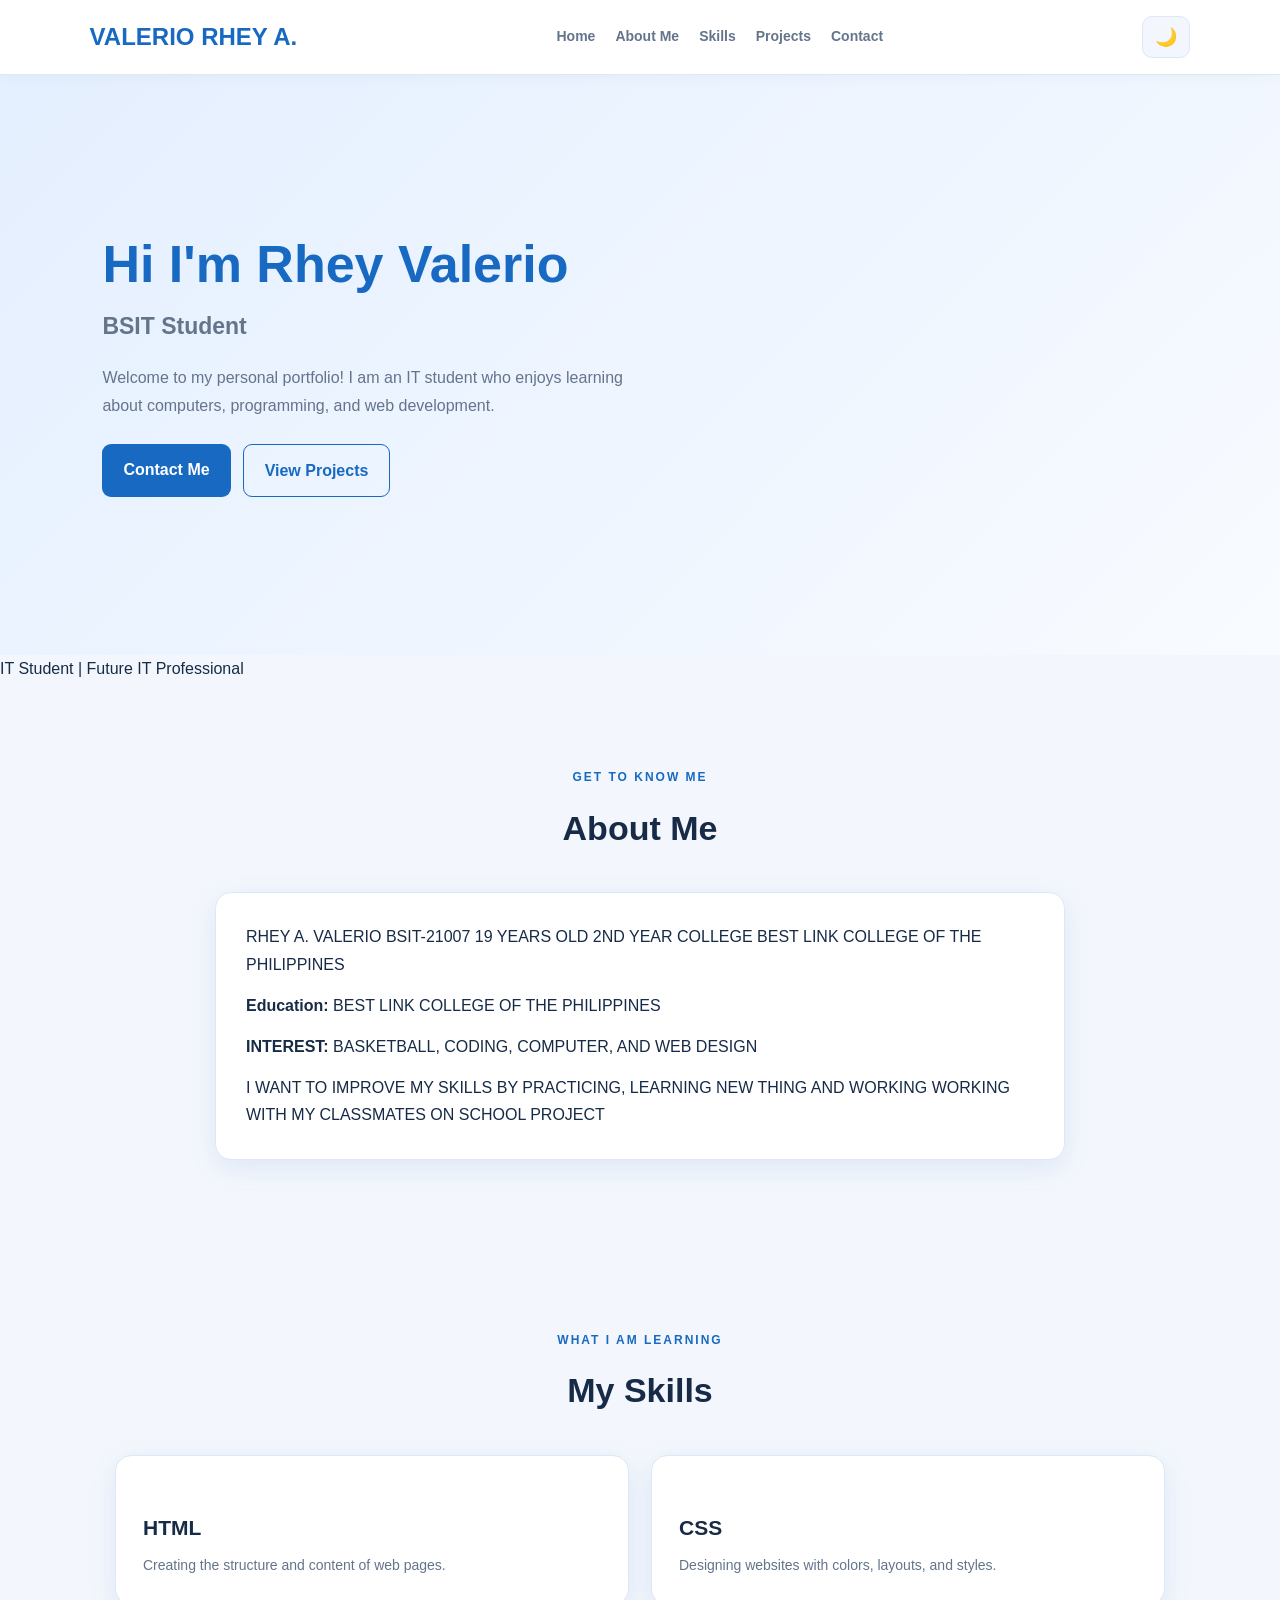
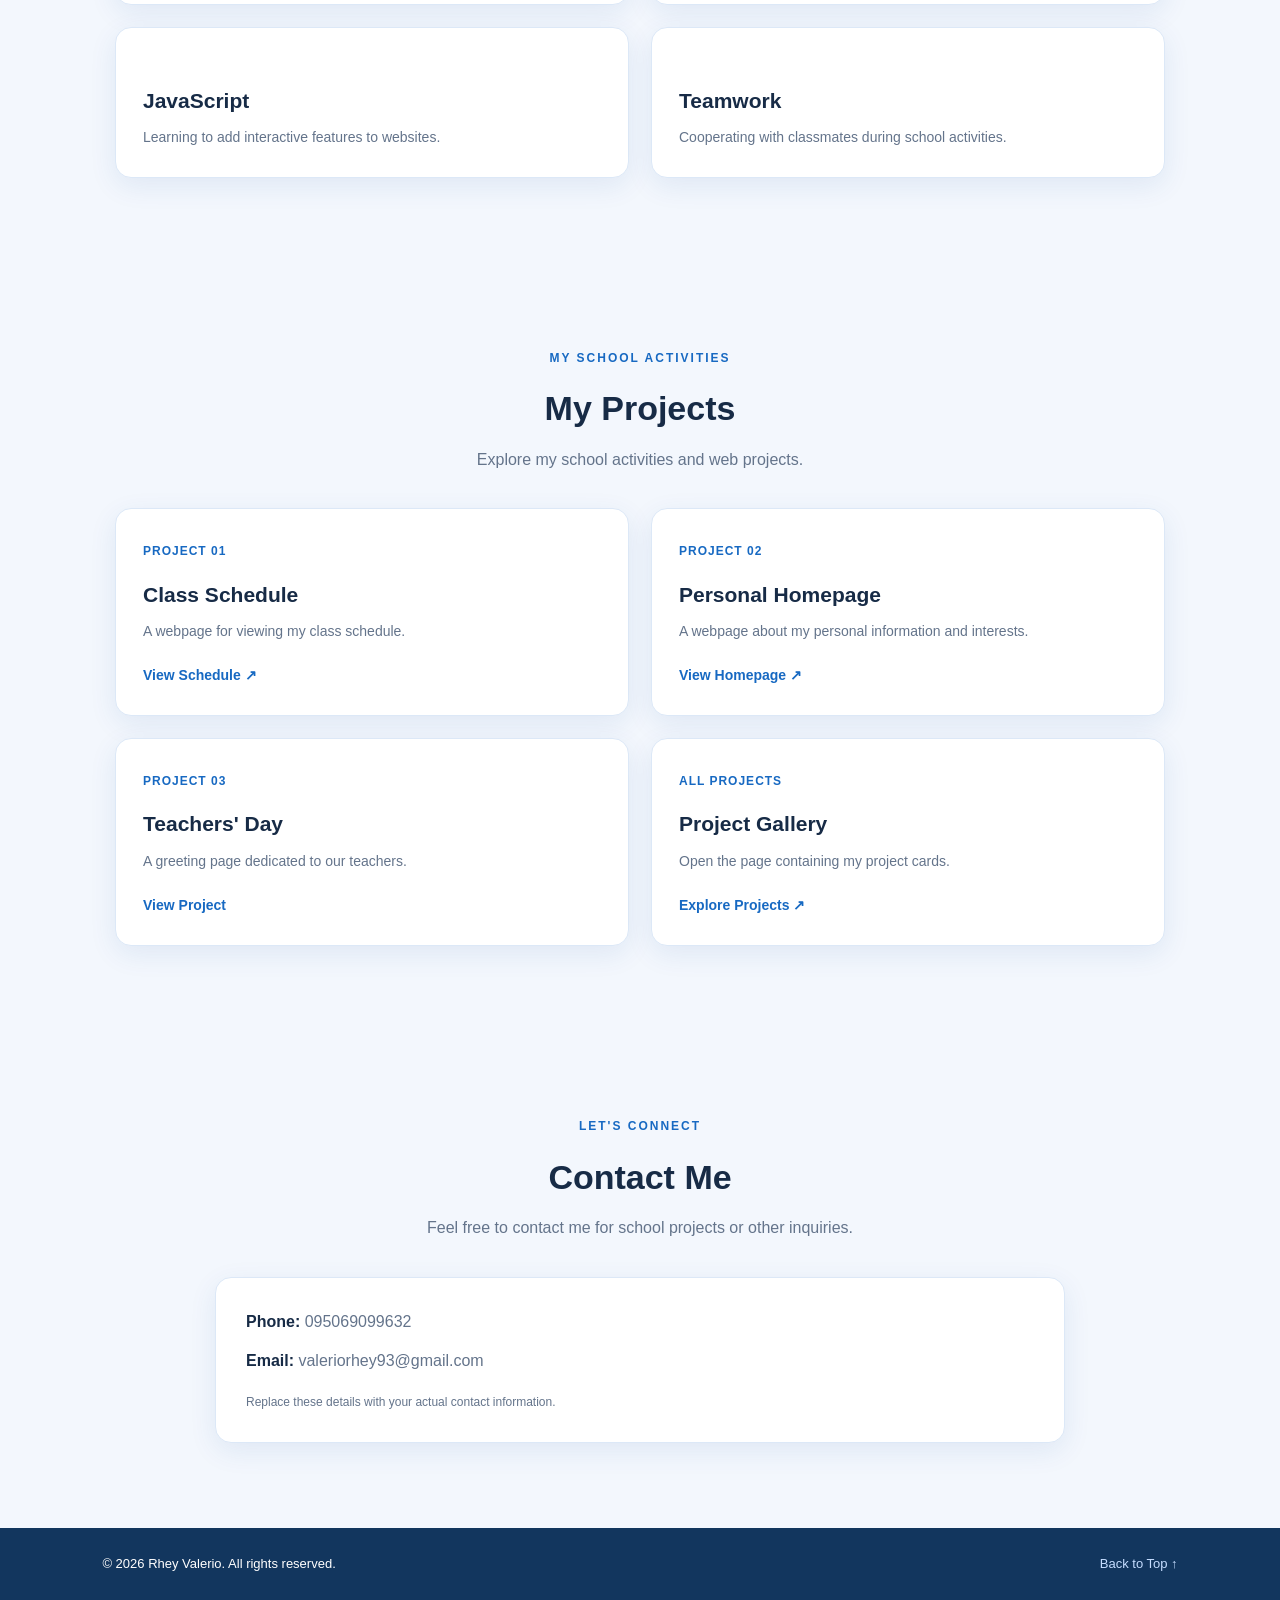
<file: index.html>
<!DOCTYPE html>
<html lang="en">
<head>
    <meta charset="UTF-8">
    <meta name="viewport" content="width=device-width, initial-scale=1.0">
    <title>Rhey Valerio | Portfolio</title>
    <link rel="stylesheet" href="style.css">
    <script src="script.js" defer></script>
</head>
<body>

<header class="navbar">
    <a href="#home" class="logo">VALERIO RHEY A.<span></span></a>

    <nav>
        <a href="#home">Home</a>
        <a href="#about">About Me</a>
        <a href="#skills">Skills</a>
        <a href="#projects">Projects</a>
        <a href="#contact">Contact</a>
    </nav>

    <button id="theme-toggle" aria-label="Toggle dark mode"></button>
</header>

<main>
        <section id="home" class="hero section">
      <div class="hero-content">
        <h1><span>Hi I'm Rhey Valerio</span></h1>
        <h2>BSIT Student</h2>
        <p>
          Welcome to my personal portfolio! I am an IT student
          who enjoys learning about computers, programming,
          and web development.
        </p>
        <div class="buttons">
          <a href="#contact" class="btn">Contact Me</a>
          <a href="#projects" class="btn btn-outline">View Projects</a>
        </div>
      </div>
    </section>

            <p>IT Student | Future IT Professional</p>
        </div>
    </section>

    <section id="about" class="section">
        <div class="section-heading">
            <p class="eyebrow">GET TO KNOW ME</p>
            <h2>About Me</h2>
        </div>

        <div class="about-card">
            <p>
               RHEY A. VALERIO
               BSIT-21007
               19 YEARS OLD 
               2ND YEAR COLLEGE 
               BEST LINK COLLEGE OF THE PHILIPPINES 
            </p>
            <p><strong>Education:</strong> BEST LINK COLLEGE OF THE PHILIPPINES</p>
            <p><strong>INTEREST:</strong> BASKETBALL, CODING, COMPUTER, AND WEB DESIGN</p>
            <p>
               I WANT TO IMPROVE MY SKILLS BY PRACTICING, LEARNING NEW THING AND WORKING WORKING WITH MY CLASSMATES ON SCHOOL PROJECT
            </p>
        </div>
    </section>

    <section id="skills" class="section">
        <div class="section-heading">
            <p class="eyebrow">WHAT I AM LEARNING</p>
            <h2>My Skills</h2>
        </div>

        <div class="card-grid">
            <article class="card">
                <span class="card-icon"></span>
                <h3>HTML</h3>
                <p>Creating the structure and content of web pages.</p>
            </article>

            <article class="card">
                <span class="card-icon"></span>
                <h3>CSS</h3>
                <p>Designing websites with colors, layouts, and styles.</p>
            </article>

            <article class="card">
                <span class="card-icon"></span>
                <h3>JavaScript</h3>
                <p>Learning to add interactive features to websites.</p>
            </article>

            <article class="card">
                <span class="card-icon"></span>
                <h3>Teamwork</h3>
                <p>Cooperating with classmates during school activities.</p>
            </article>
        </div>
    </section>

    <section id="projects" class="section">
        <div class="section-heading">
            <p class="eyebrow">MY SCHOOL ACTIVITIES</p>
            <h2>My Projects</h2>
            <p>Explore my school activities and web projects.</p>
        </div>

        <div class="card-grid">
            <article class="card project-card">
                <span class="project-number">PROJECT 01</span>
                <h3>Class Schedule</h3>
                <p>A webpage for viewing my class schedule.</p>
                <a href="received_1096918346015513.jpeg" class="text-link">View Schedule ↗</a>
            </article>

            <article class="card project-card">
                <span class="project-number">PROJECT 02</span>
                <h3>Personal Homepage</h3>
                <p>A webpage about my personal information and interests.</p>
                <a href="personal-info.html" class="text-link">View Homepage ↗</a>
            </article>

            <article class="card project-card">
                <span class="project-number">PROJECT 03</span>
                <h3>Teachers' Day</h3>
                <p>A greeting page dedicated to our teachers.</p>
                <a href="IMG_20261019_200719_777.jpg"
                <a href="" class="text-link">View Project </a>
            </article>

            <article class="card project-card">
                <span class="project-number">ALL PROJECTS</span>
                <h3>Project Gallery</h3>
                <p>Open the page containing my project cards.</p>
                <a href="project.html" class="text-link">Explore Projects ↗</a>
            </article>
        </div>
    </section>

    <section id="contact" class="section">
        <div class="section-heading">
            <p class="eyebrow">LET'S CONNECT</p>
            <h2>Contact Me</h2>
            <p>Feel free to contact me for school projects or other inquiries.</p>
        </div>

        <div class="contact-card">
            <p><strong>Phone:</strong> <span>095069099632</span></p>
            <p><strong>Email:</strong> <span> valeriorhey93@gmail.com</span></p>
            <p class="small-note">Replace these details with your actual contact information.</p>
        </div>
    </section>
</main>

<footer>
    <p>&copy; <span id="year"></span> Rhey Valerio. All rights reserved.</p>
    <a href="#home">Back to Top ↑</a>
</footer>

</body>
</html>
</file>
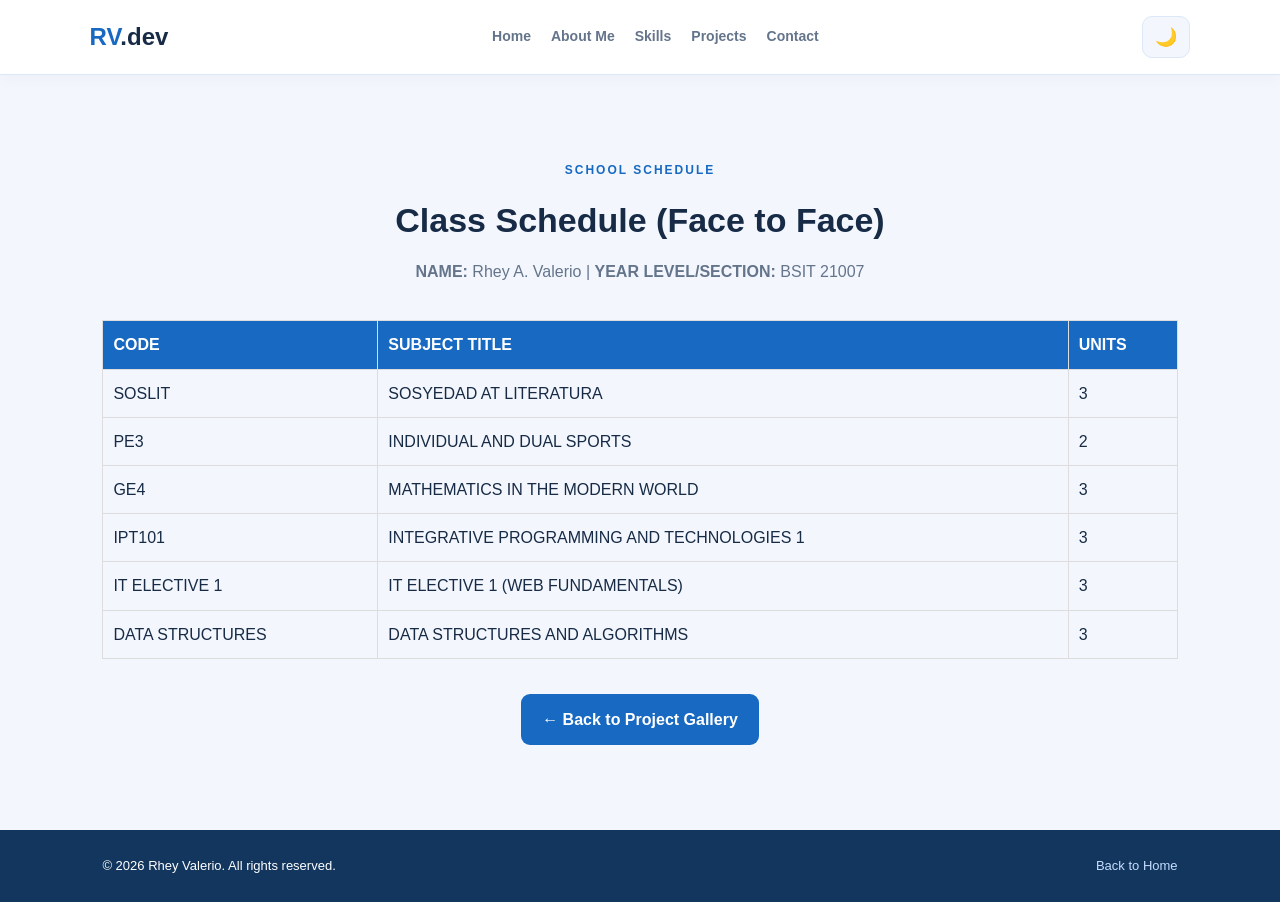
<file: class-schedule.html>
<!DOCTYPE html>
<html lang="en">
<head>
  <meta charset="UTF-8">
  <meta name="viewport" content="width=device-width, initial-scale=1.0">
  <title>Class Schedule | Rhey Valerio</title>
  <link rel="stylesheet" href="style.css">
  <script src="script.js" defer></script>
</head>
<body>

  <header class="navbar">
    <a href="index.html" class="logo">RV<span>.dev</span></a>
    <nav>
      <a href="index.html#home">Home</a>
      <a href="index.html#about">About Me</a>
      <a href="index.html#skills">Skills</a>
      <a href="project.html">Projects</a>
      <a href="index.html#contact">Contact</a>
    </nav>
    <button id="theme-toggle" aria-label="Toggle dark mode"></button>
  </header>

  <main>
    <section class="section">
      <div class="section-heading">
        <p class="eyebrow">SCHOOL SCHEDULE</p>
        <h2>Class Schedule (Face to Face)</h2>
        <p><strong>NAME:</strong> Rhey A. Valerio | <strong>YEAR LEVEL/SECTION:</strong> BSIT 21007</p>
      </div>

      <div style="overflow-x: auto; margin-top: 20px;">
        <table style="width:100%; border-collapse: collapse; text-align: left;">
          <thead>
            <tr style="background-color: #1769c2; color: white;">
              <th style="padding: 10px; border: 1px solid #ddd;">CODE</th>
              <th style="padding: 10px; border: 1px solid #ddd;">SUBJECT TITLE</th>
              <th style="padding: 10px; border: 1px solid #ddd;">UNITS</th>
            </tr>
          </thead>
          <tbody>
            <tr>
              <td style="padding: 10px; border: 1px solid #ddd;">SOSLIT</td>
              <td style="padding: 10px; border: 1px solid #ddd;">SOSYEDAD AT LITERATURA</td>
              <td style="padding: 10px; border: 1px solid #ddd;">3</td>
            </tr>
            <tr>
              <td style="padding: 10px; border: 1px solid #ddd;">PE3</td>
              <td style="padding: 10px; border: 1px solid #ddd;">INDIVIDUAL AND DUAL SPORTS</td>
              <td style="padding: 10px; border: 1px solid #ddd;">2</td>
            </tr>
            <tr>
              <td style="padding: 10px; border: 1px solid #ddd;">GE4</td>
              <td style="padding: 10px; border: 1px solid #ddd;">MATHEMATICS IN THE MODERN WORLD</td>
              <td style="padding: 10px; border: 1px solid #ddd;">3</td>
            </tr>
            <tr>
              <td style="padding: 10px; border: 1px solid #ddd;">IPT101</td>
              <td style="padding: 10px; border: 1px solid #ddd;">INTEGRATIVE PROGRAMMING AND TECHNOLOGIES 1</td>
              <td style="padding: 10px; border: 1px solid #ddd;">3</td>
            </tr>
            <tr>
              <td style="padding: 10px; border: 1px solid #ddd;">IT ELECTIVE 1</td>
              <td style="padding: 10px; border: 1px solid #ddd;">IT ELECTIVE 1 (WEB FUNDAMENTALS)</td>
              <td style="padding: 10px; border: 1px solid #ddd;">3</td>
            </tr>
            <tr>
              <td style="padding: 10px; border: 1px solid #ddd;">DATA STRUCTURES</td>
              <td style="padding: 10px; border: 1px solid #ddd;">DATA STRUCTURES AND ALGORITHMS</td>
              <td style="padding: 10px; border: 1px solid #ddd;">3</td>
            </tr>
          </tbody>
        </table>
      </div>

      <div class="buttons" style="justify-content:center; margin-top:35px;">
        <a href="project.html" class="btn">← Back to Project Gallery</a>
      </div>
    </section>
  </main>

  <footer>
    <p>&copy; <span id="year"></span> Rhey Valerio. All rights reserved.</p>
    <a href="index.html">Back to Home</a>
  </footer>

</body>
</html>
</file>
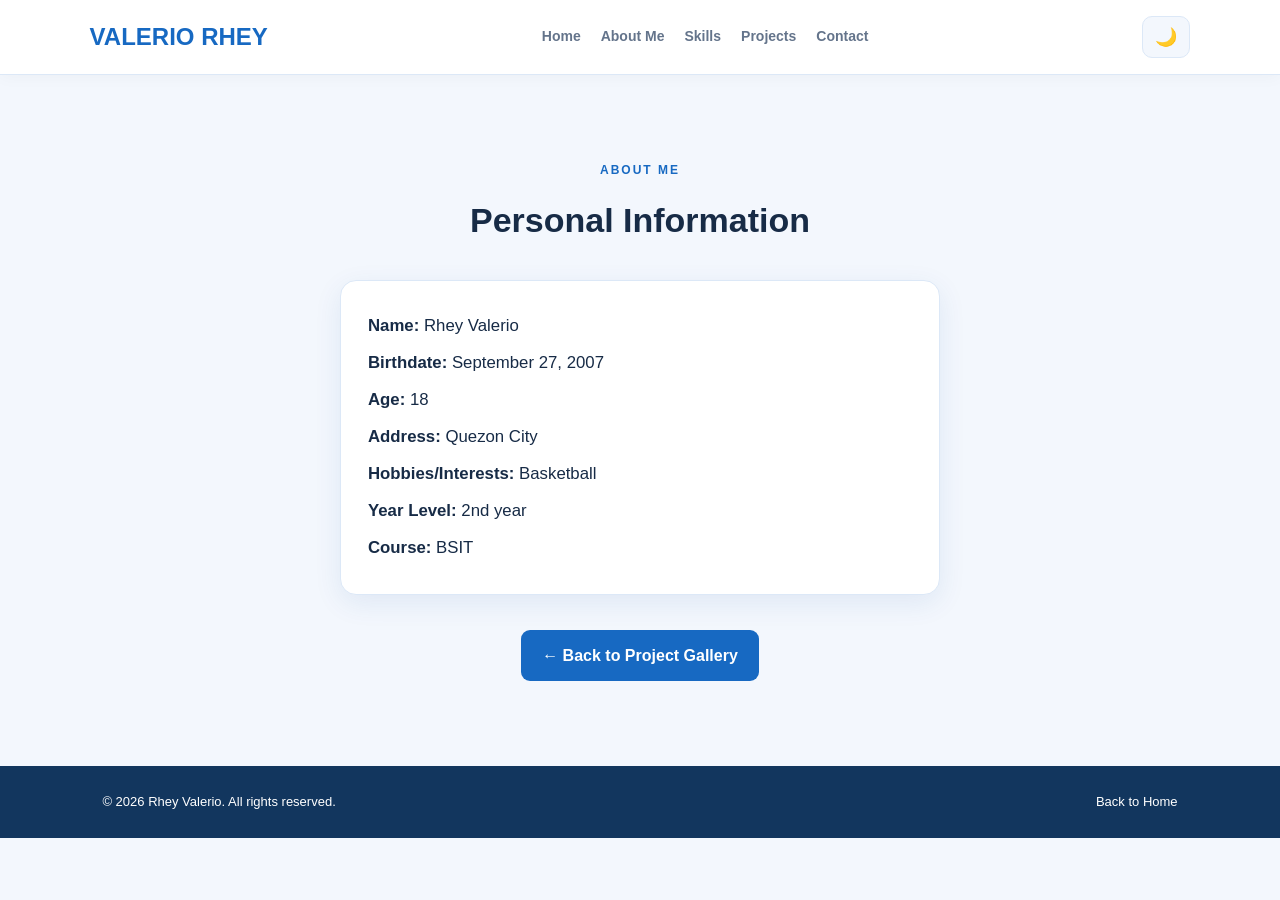
<file: personal-info.html>
<!DOCTYPE html>
<html lang="en">
<head>
  <meta charset="UTF-8">
  <meta name="viewport" content="width=device-width, initial-scale=1.0">
  <title>About Me | Rhey Valerio</title>
  <link rel="stylesheet" href="style.css">
  <script src="script.js" defer></script>
</head>
<body>

  <header class="navbar">
    <a href="index.html" class="logo">VALERIO RHEY<span></span></a>
    <nav>
      <a href="index.html#home">Home</a>
      <a href="index.html#about">About Me</a>
      <a href="index.html#skills">Skills</a>
      <a href="project.html">Projects</a>
      <a href="index.html#contact">Contact</a>
    </nav>
    <button id="theme-toggle" aria-label="Toggle dark mode"></button>
  </header>

  <main>
    <section class="section">
      <div class="section-heading" style="text-align: center; margin-bottom: 30px;">
        <p class="eyebrow">ABOUT ME</p>
        <h2>Personal Information</h2>
      </div>

      <div class="card" style="max-width: 600px; margin: 0 auto;">
        <ul style="list-style: none; line-height: 2.2; font-size: 1.05rem;">
          <li><strong>Name:</strong> Rhey Valerio</li>
          <li><strong>Birthdate:</strong> September 27, 2007</li>
          <li><strong>Age:</strong> 18</li>
          <li><strong>Address:</strong> Quezon City</li>
          <li><strong>Hobbies/Interests:</strong> Basketball</li>
          <li><strong>Year Level:</strong> 2nd year</li>
          <li><strong>Course:</strong> BSIT</li>
        </ul>
      </div>

      <div class="buttons" style="display: flex; justify-content: center; margin-top: 35px;">
        <a href="project.html" class="btn">← Back to Project Gallery</a>
      </div>
    </section>
  </main>

  <footer>
    <p>&copy; <span id="year">2026</span> Rhey Valerio. All rights reserved.</p>
    <a href="index.html" style="color: var(--primary-color); text-decoration: none;">Back to Home</a>
  </footer>

</body>
</html>
</file>
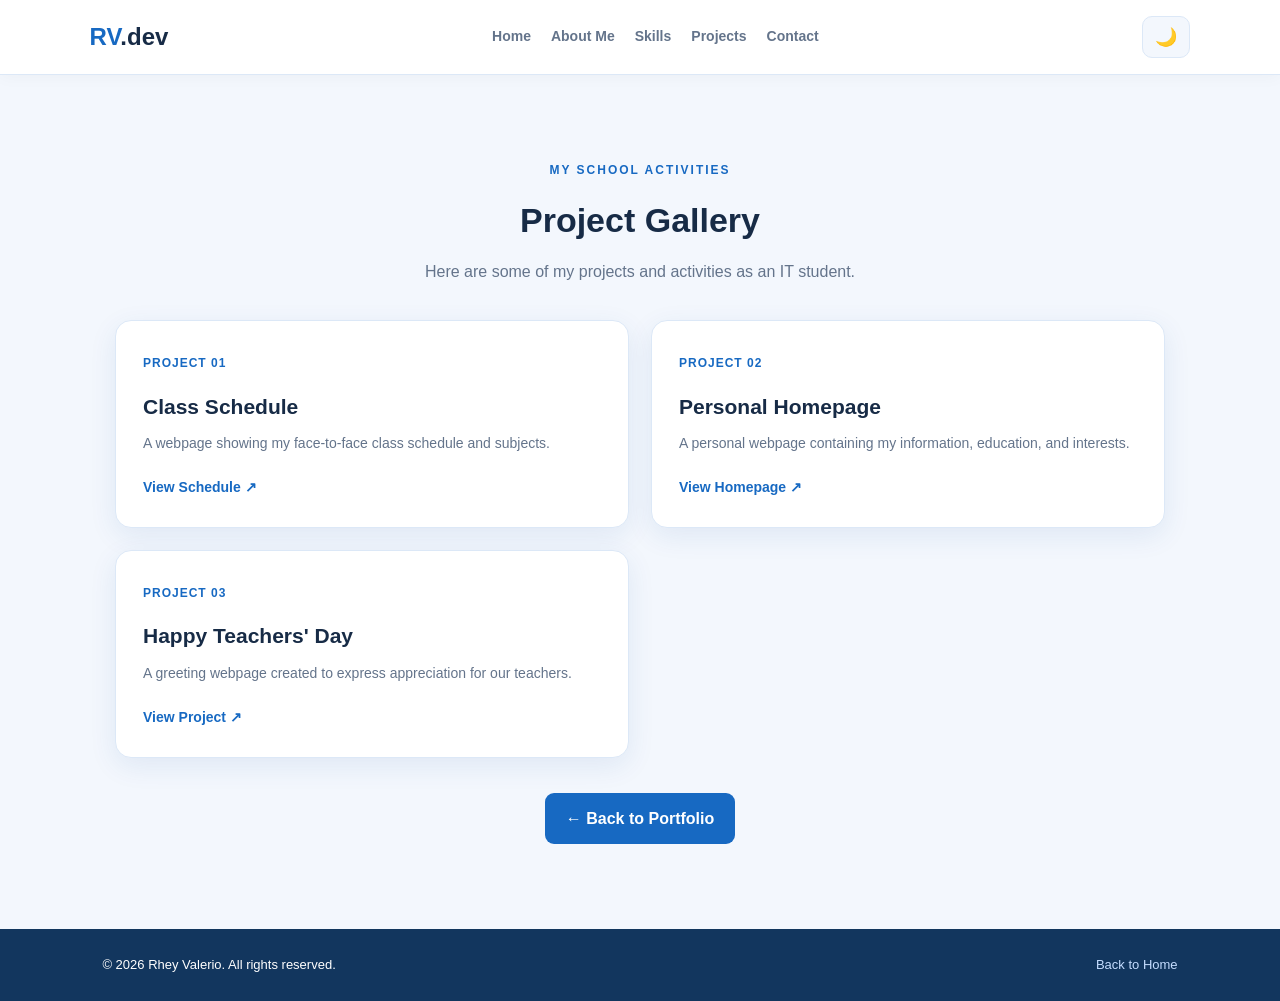
<file: project.html>
<!DOCTYPE html>
<html lang="en">
<head>
    <meta charset="UTF-8">
    <meta name="viewport" content="width=device-width, initial-scale=1.0">
    <title>My Projects | Rhey Valerio</title>
    <link rel="stylesheet" href="style.css">
    <script src="script.js" defer></script>
</head>
<body>

<header class="navbar">
    <a href="index.html" class="logo">RV<span>.dev</span></a>
    <nav>
        <a href="index.html#home">Home</a>
        <a href="index.html#about">About Me</a>
        <a href="index.html#skills">Skills</a>
        <a href="index.html#projects">Projects</a>
        <a href="index.html#contact">Contact</a>
    </nav>
    <button id="theme-toggle" aria-label="Toggle dark mode"></button>
</header>

<main>
    <section class="section">
        <div class="section-heading">
            <p class="eyebrow">MY SCHOOL ACTIVITIES</p>
            <h2>Project Gallery</h2>
            <p>Here are some of my projects and activities as an IT student.</p>
        </div>

        <div class="card-grid">

            <article class="card project-card">
                <span class="project-number">PROJECT 01</span>
                <h3>Class Schedule</h3>
                <p>A webpage showing my face-to-face class schedule and subjects.</p>
                <a href="received_1096918346015513.jpeg" class="text-link">View Schedule ↗</a>
            </article>

            <article class="card project-card">
                <span class="project-number">PROJECT 02</span>
                <h3>Personal Homepage</h3>
                <p>A personal webpage containing my information, education, and interests.</p>
                <a href="personal-info.html" class="text-link">View Homepage ↗</a>
            </article>

            <article class="card project-card">
                <span class="project-number">PROJECT 03</span>
                <h3>Happy Teachers' Day</h3>
                <p>A greeting webpage created to express appreciation for our teachers.</p>
                <a href="IMG_20261019_200719_777.jpg" class="text-link">View Project ↗</a>
            </article>

        </div>

        <div class="buttons" style="justify-content:center; margin-top:35px;">
            <a href="index.html" class="btn">← Back to Portfolio</a>
        </div>
    </section>
</main>

<footer>
    <p>&copy; <span id="year"></span> Rhey Valerio. All rights reserved.</p>
    <a href="index.html">Back to Home</a>
</footer>

</body>
</html>
</file>
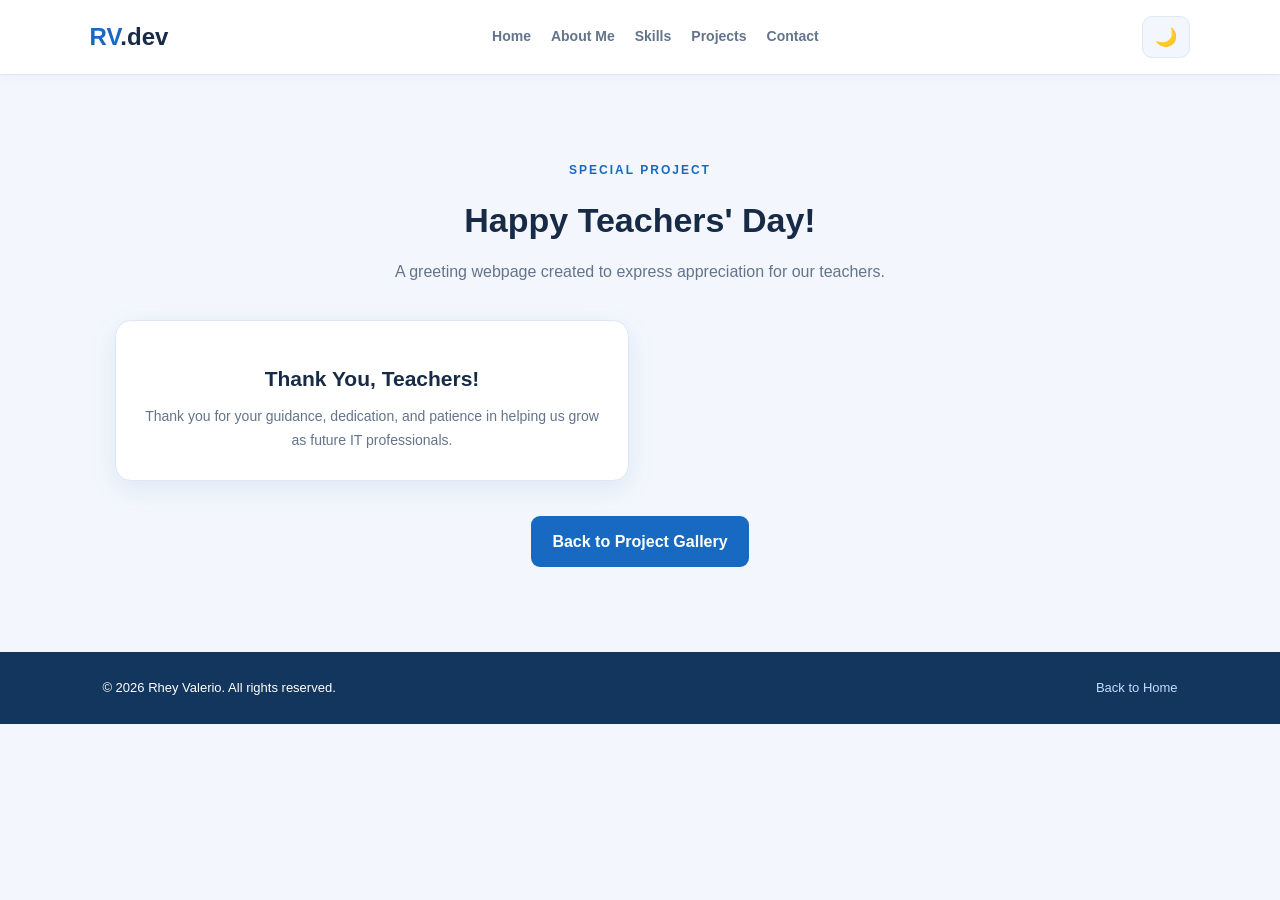
<file: teachers-day.html>
<!DOCTYPE html>
<html lang="en">
<head>
  <meta charset="UTF-8">
  <meta name="viewport" content="width=device-width, initial-scale=1.0">
  <title>Happy Teachers' Day | Rhey Valerio</title>
  <link rel="stylesheet" href="style.css">
  <script src="script.js" defer></script>
</head>
<body>

  <header class="navbar">
    <a href="index.html" class="logo">RV<span>.dev</span></a>
    <nav>
      <a href="index.html#home">Home</a>
      <a href="index.html#about">About Me</a>
      <a href="index.html#skills">Skills</a>
      <a href="project.html">Projects</a>
      <a href="index.html#contact">Contact</a>
    </nav>
    <button id="theme-toggle" aria-label="Toggle dark mode"></button>
  </header>

  <main>
    <section class="section">
      <div class="section-heading">
        <p class="eyebrow">SPECIAL PROJECT</p>
        <h2>Happy Teachers' Day! </h2>
        <p>A greeting webpage created to express appreciation for our teachers.</p>
      </div>

      <div class="card-grid">
        <article class="card project-card" style="text-align: center;">
          <h3>Thank You, Teachers!</h3>
          <p>Thank you for your guidance, dedication, and patience in helping us grow as future IT professionals.</p>
        </article>
      </div>

      <div class="buttons" style="justify-content:center; margin-top:35px;">
        <a href="project.html" class="btn">Back to Project Gallery</a>
      </div>
    </section>
  </main>

  <footer>
    <p>&copy; <span id="year"></span> Rhey Valerio. All rights reserved.</p>
    <a href="index.html">Back to Home</a>
  </footer>

</body>
</html>
</file>
<file: style.css>
:root {
    --primary: #1769c2;
    --primary-dark: #104b91;
    --background: #f3f7fd;
    --surface: #ffffff;
    --text: #172b46;
    --muted: #64748b;
    --border: #dce8f7;
    --shadow: 0 8px 28px rgba(25, 83, 150, 0.09);
}

* {
    margin: 0;
    padding: 0;
    box-sizing: border-box;
    scroll-behavior: smooth;
}

body {
    font-family: Arial, Helvetica, sans-serif;
    background: var(--background);
    color: var(--text);
    line-height: 1.7;
    transition: background 0.3s, color 0.3s;
}

a {
    text-decoration: none;
    color: inherit;
}

.navbar {
    position: sticky;
    top: 0;
    z-index: 100;
    display: flex;
    justify-content: space-between;
    align-items: center;
    gap: 20px;
    padding: 16px 7%;
    background: var(--surface);
    border-bottom: 1px solid var(--border);
    box-shadow: 0 3px 15px rgba(0, 0, 0, 0.03);
}

.logo {
    font-size: 24px;
    font-weight: bold;
    color: var(--primary);
    white-space: nowrap;
}

.logo span {
    color: var(--text);
}

.navbar nav {
    display: flex;
    flex-wrap: wrap;
    justify-content: center;
    gap: 20px;
}

.navbar nav a {
    color: var(--muted);
    font-size: 14px;
    font-weight: bold;
    transition: color 0.2s;
}

.navbar nav a:hover {
    color: var(--primary);
}

#theme-toggle {
    background: var(--background);
    border: 1px solid var(--border);
    border-radius: 10px;
    padding: 9px 12px;
    cursor: pointer;
    font-size: 18px;
}

.section {
    padding: 85px 8%;
    scroll-margin-top: 75px;
}

.hero {
    min-height: 580px;
    display: flex;
    justify-content: space-between;
    align-items: center;
    gap: 50px;
    background: linear-gradient(135deg, #e4efff, #f8fbff);
}

.hero-content {
    max-width: 650px;
}

.eyebrow {
    color: var(--primary);
    font-size: 12px;
    font-weight: bold;
    letter-spacing: 2px;
    margin-bottom: 12px;
}

.hero h1 {
    font-size: clamp(32px, 5vw, 52px);
    line-height: 1.2;
    margin-bottom: 12px;
}

.hero h1 span {
    color: var(--primary);
}

.hero h2 {
    font-size: 23px;
    color: var(--muted);
    margin-bottom: 18px;
}

.hero-content > p:not(.eyebrow) {
    color: var(--muted);
    max-width: 550px;
}

.buttons {
    display: flex;
    flex-wrap: wrap;
    gap: 12px;
    margin-top: 25px;
}

.btn {
    display: inline-block;
    padding: 12px 21px;
    border-radius: 9px;
    background: var(--primary);
    color: white;
    font-weight: bold;
    transition: 0.2s;
}

.btn:hover {
    background: var(--primary-dark);
    transform: translateY(-2px);
}

.btn-outline {
    background: transparent;
    border: 1px solid var(--primary);
    color: var(--primary);
}

.btn-outline:hover {
    color: white;
}

.profile-area {
    min-width: 220px;
    text-align: center;
}

.profile-circle {
    width: 230px;
    height: 230px;
    margin: auto auto 18px;
    border-radius: 50%;
    overflow: hidden;
    display: grid;
    place-items: center;
    background: linear-gradient(135deg, #1769c2, #8bbcff);
    border: 7px solid white;
    box-shadow: var(--shadow);
}

.profile-circle img {
    width: 100%;
    height: 100%;
    object-fit: cover;
}

.profile-placeholder {
    display: none;
    color: white;
    font-size: 55px;
    font-weight: bold;
}

.profile-area p {
    color: var(--muted);
    font-size: 13px;
}

.section-heading {
    text-align: center;
    margin-bottom: 35px;
}

.section-heading h2 {
    font-size: 34px;
    margin-bottom: 8px;
}

.section-heading > p:not(.eyebrow) {
    color: var(--muted);
}

.about-card,
.contact-card {
    max-width: 850px;
    margin: auto;
    padding: 30px;
    background: var(--surface);
    border: 1px solid var(--border);
    border-radius: 16px;
    box-shadow: var(--shadow);
}

.about-card p {
    margin-bottom: 14px;
}

.about-card p:last-child {
    margin-bottom: 0;
}

.card-grid {
    display: grid;
    grid-template-columns: repeat(2, minmax(0, 1fr));
    gap: 22px;
    max-width: 1050px;
    margin: auto;
}

.card {
    padding: 27px;
    border-radius: 16px;
    background: var(--surface);
    border: 1px solid var(--border);
    box-shadow: var(--shadow);
    transition: transform 0.25s, box-shadow 0.25s;
}

.card:hover {
    transform: translateY(-5px);
    box-shadow: 0 13px 30px rgba(25, 83, 150, 0.14);
}

.card-icon {
    display: inline-block;
    font-size: 30px;
    margin-bottom: 10px;
}

.card h3 {
    font-size: 21px;
    margin-bottom: 8px;
}

.card p {
    color: var(--muted);
    font-size: 14px;
}

.project-number {
    color: var(--primary);
    font-size: 12px;
    font-weight: bold;
    letter-spacing: 1px;
}

.project-card h3 {
    margin-top: 13px;
}

.text-link {
    display: inline-block;
    margin-top: 20px;
    color: var(--primary);
    font-size: 14px;
    font-weight: bold;
}

.text-link:hover {
    color: var(--primary-dark);
}

.contact-card p {
    margin-bottom: 12px;
    overflow-wrap: anywhere;
}

.contact-card p span {
    color: var(--muted);
}

.contact-card .small-note {
    margin-top: 18px;
    margin-bottom: 0;
    font-size: 12px;
    color: var(--muted);
}

footer {
    display: flex;
    justify-content: space-between;
    align-items: center;
    gap: 15px;
    flex-wrap: wrap;
    padding: 25px 8%;
    background: #12365e;
    color: white;
    font-size: 13px;
}

footer a {
    color: #c5ddff;
}

footer a:hover {
    color: white;
}

/* Dark Mode */

body.dark-mode {
    --background: #0c1422;
    --surface: #142136;
    --text: #edf4ff;
    --muted: #b0bfd4;
    --border: #283b55;
    --shadow: 0 8px 28px rgba(0, 0, 0, 0.15);
}

body.dark-mode .hero {
    background: linear-gradient(135deg, #142b48, #0c1422);
}

body.dark-mode .profile-circle {
    border-color: #283b55;
}

body.dark-mode .logo span {
    color: var(--text);
}

/* Mobile Layout */

@media (max-width: 760px) {
    .navbar {
        padding: 13px 5%;
        flex-wrap: wrap;
        gap: 12px;
    }

    .navbar nav {
        order: 3;
        width: 100%;
        gap: 10px 17px;
    }

    .navbar nav a {
        font-size: 12px;
    }

    #theme-toggle {
        margin-left: auto;
    }

    .section {
        padding: 60px 6%;
    }

    .hero {
        flex-direction: column-reverse;
        text-align: center;
        gap: 28px;
        min-height: auto;
    }

    .hero-content {
        max-width: 100%;
    }

    .hero-content > p:not(.eyebrow) {
        margin: auto;
    }

    .buttons {
        justify-content: center;
    }

    .profile-circle {
        width: 175px;
        height: 175px;
    }

    .section-heading h2 {
        font-size: 29px;
    }

    .card-grid {
        grid-template-columns: 1fr;
    }

    .about-card,
    .contact-card {
        padding: 22px;
    }

    footer {
        justify-content: center;
        text-align: center;
    }
}
</file>
